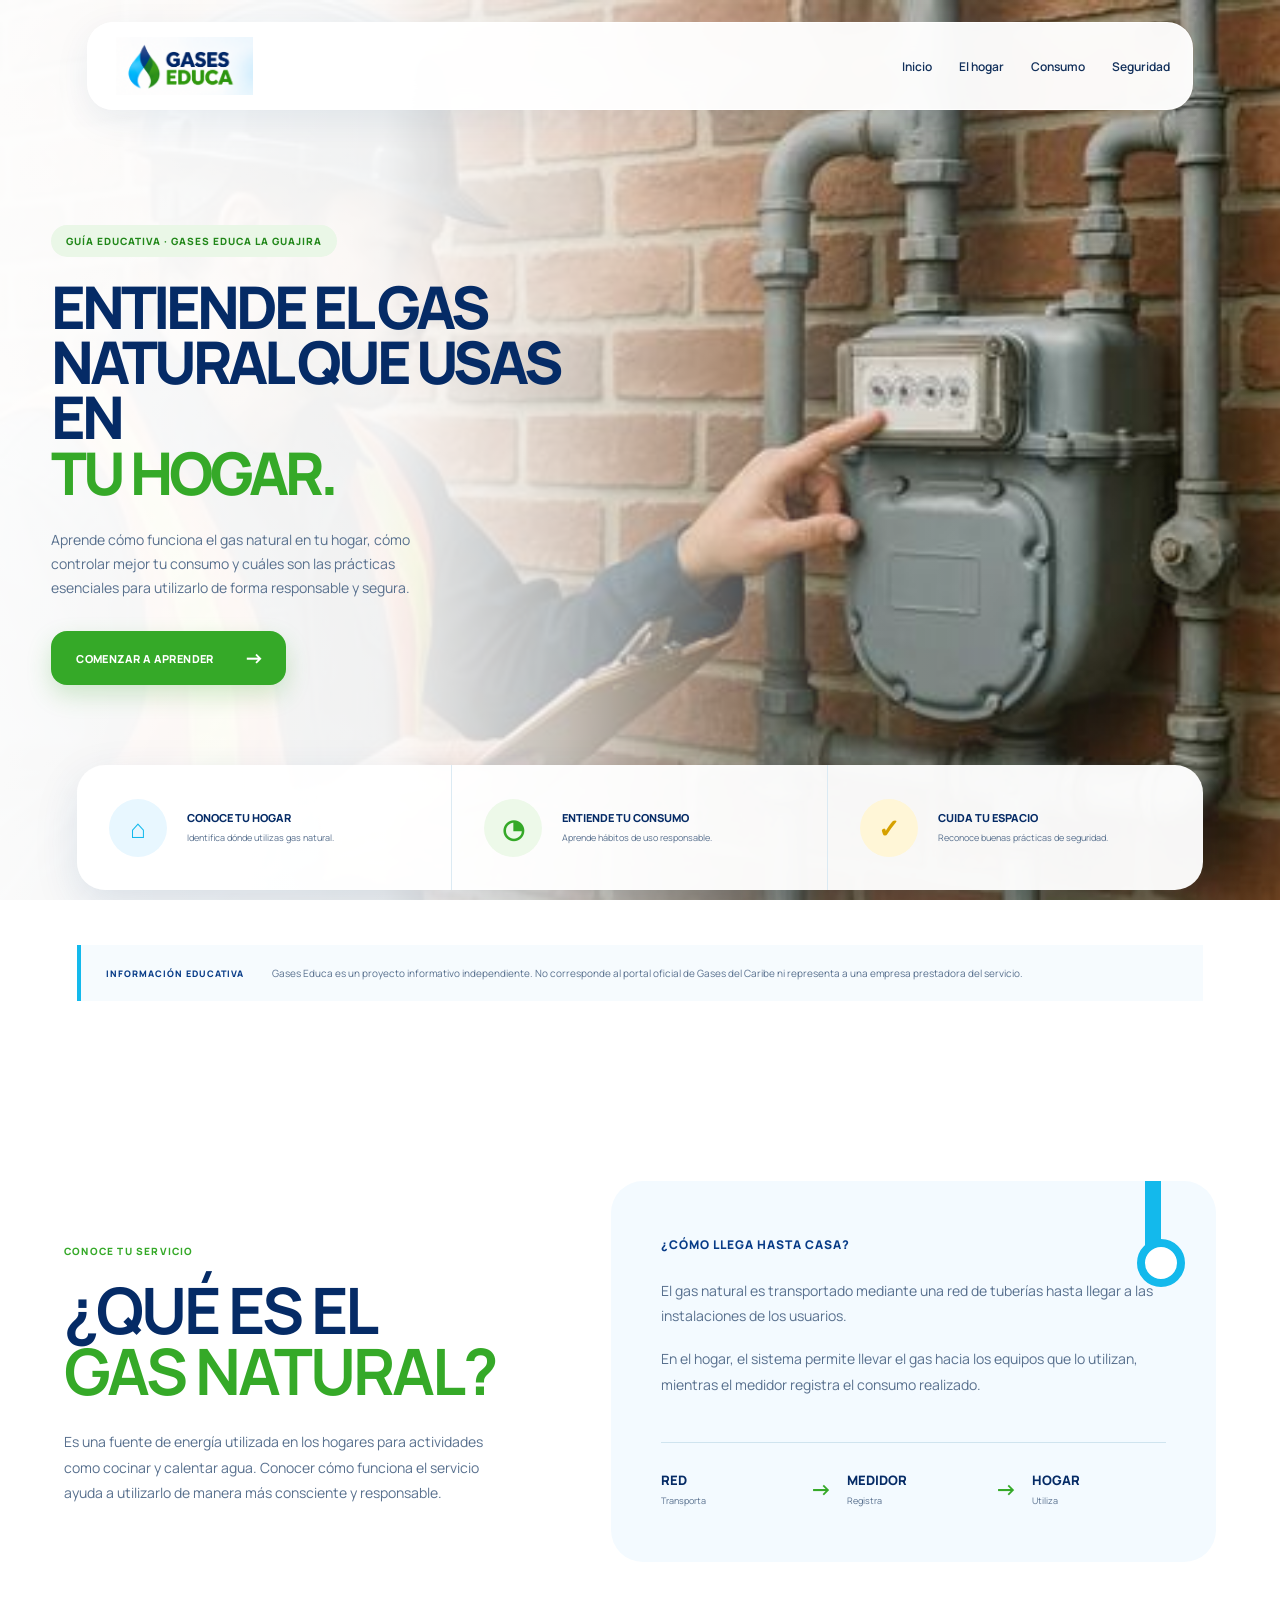
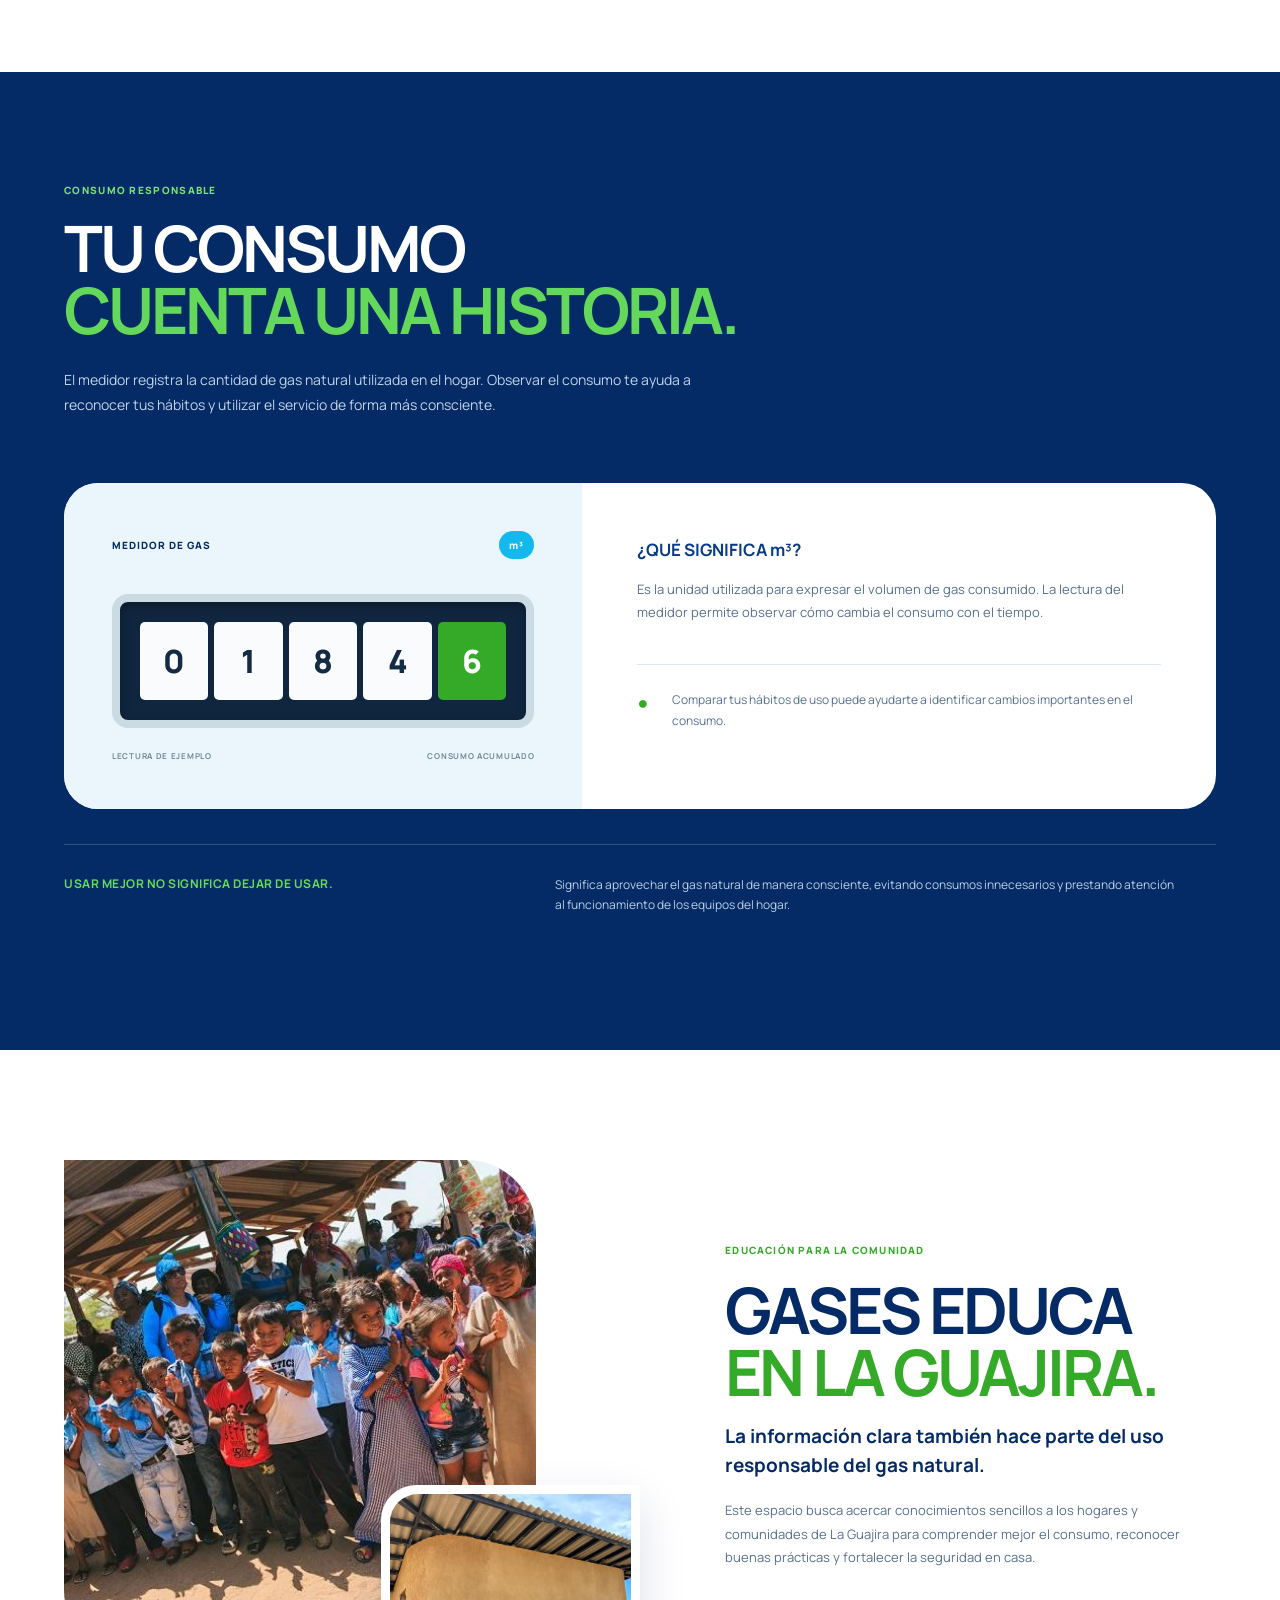
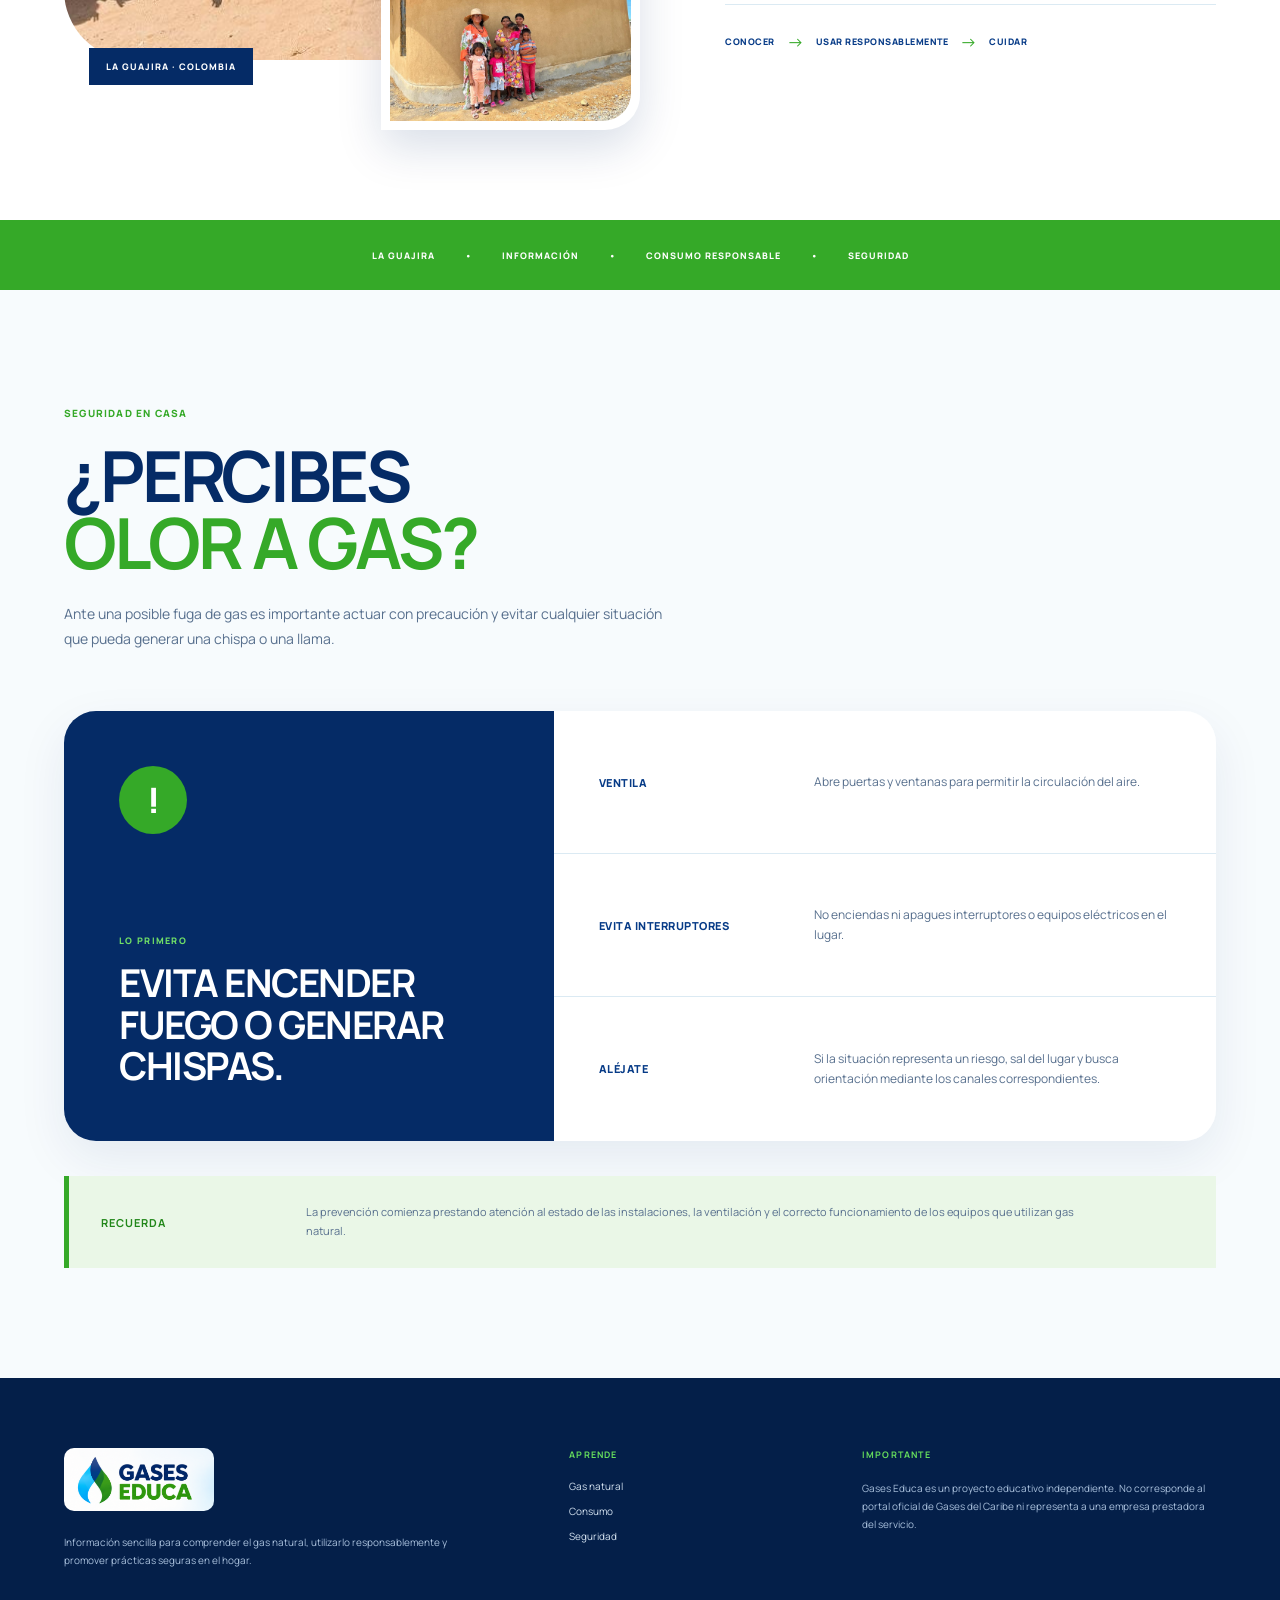
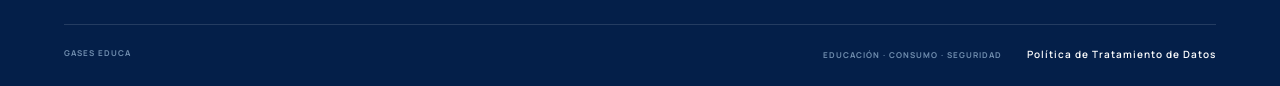
<file: index.html>
<!DOCTYPE html>
<html lang="es">

<head>
    <meta charset="UTF-8">
    <meta name="viewport" content="width=device-width, initial-scale=1.0">

    <meta name="description"
        content="Gases Educa, guía educativa independiente sobre gas natural, consumo responsable y seguridad en el hogar.">

    <title>Gases Educa | Energía en tu hogar</title>

    <link rel="stylesheet" href="estilos.css">
</head>

<body>

    <!-- =========================
         HEADER
    ========================== -->

    <header class="header">

        <div class="header-inner">

            <a href="#inicio" class="logo">
                <img src="imagenes/logo.png" alt="Gases Educa">
            </a>

            <nav class="nav" id="nav">
                <a href="#inicio">Inicio</a>
                <a href="#hogar">El hogar</a>
                <a href="#consumo">Consumo</a>
                <a href="#seguridad">Seguridad</a>
            </nav>

             

            <button
                class="menu-btn"
                id="menuBtn"
                aria-label="Abrir menú"
                aria-expanded="false"
            >
                ☰
            </button>

        </div>

    </header>


    <main>

        <!-- =========================
             PORTADA
        ========================== -->

        <section class="hero" id="inicio">

            <div class="hero-background"></div>

            <div class="hero-content">

                <div class="hero-copy">

                    <span class="hero-label">
                        GUÍA EDUCATIVA · GASES EDUCA LA GUAJIRA
                    </span>

                     <h1>
                      ENTIENDE EL
                      GAS NATURAL
                      QUE USAS EN
                     <span>TU HOGAR.</span>
                    </h1>

                     <p>
                     Aprende cómo funciona el gas natural en tu hogar,
                     cómo controlar mejor tu consumo y cuáles son las
                     prácticas esenciales para utilizarlo de forma
                     responsable y segura.
                    </p>

                    <a href="#hogar" class="hero-button">
                       COMENZAR A APRENDER
                       <span>→</span>
                   </a>

                </div>

            </div>


            <!-- FRANJA INFERIOR -->

            <div class="hero-strip">

                <div class="strip-item">
                    <span class="strip-icon">⌂</span>

                    <div>
                        <strong>CONOCE TU HOGAR</strong>
                        <small>
                            Identifica dónde utilizas gas natural.
                        </small>
                    </div>
                </div>


                <div class="strip-item">
                    <span class="strip-icon">◔</span>

                    <div>
                        <strong>ENTIENDE TU CONSUMO</strong>
                        <small>
                            Aprende hábitos de uso responsable.
                        </small>
                    </div>
                </div>


                <div class="strip-item">
                    <span class="strip-icon">✓</span>

                    <div>
                        <strong>CUIDA TU ESPACIO</strong>
                        <small>
                            Reconoce buenas prácticas de seguridad.
                        </small>
                    </div>
                </div>

            </div>

        </section>


        <!-- =========================
             ACLARACIÓN
        ========================== -->

        <div class="independent-message">

            <span>INFORMACIÓN EDUCATIVA</span>

            <p>
                Gases Educa es un proyecto informativo independiente.
                No corresponde al portal oficial de Gases del Caribe
                ni representa a una empresa prestadora del servicio.
            </p>

        </div>

        <!-- =====================================================
     CONOCE TU SERVICIO
====================================================== -->

<section class="learn-gas" id="hogar">

    <div class="learn-gas-inner">

        <div class="learn-intro">

            <span class="section-label">
                CONOCE TU SERVICIO
            </span>

            <h2>
                ¿QUÉ ES EL<br>
                <span>GAS NATURAL?</span>
            </h2>

            <p>
                Es una fuente de energía utilizada en los hogares
                para actividades como cocinar y calentar agua.
                Conocer cómo funciona el servicio ayuda a utilizarlo
                de manera más consciente y responsable.
            </p>

        </div>


        <div class="gas-explanation">

            <div class="gas-line"></div>

            <div class="gas-text">

                <span class="gas-question">
                    ¿CÓMO LLEGA HASTA CASA?
                </span>

                <p>
                    El gas natural es transportado mediante una red de
                    tuberías hasta llegar a las instalaciones de los
                    usuarios.
                </p>

                <p>
                    En el hogar, el sistema permite llevar el gas hacia
                    los equipos que lo utilizan, mientras el medidor
                    registra el consumo realizado.
                </p>

            </div>


            <div class="gas-words">

                <div>
                    <span>RED</span>
                    <small>Transporta</small>
                </div>

                <div class="word-arrow">→</div>

                <div>
                    <span>MEDIDOR</span>
                    <small>Registra</small>
                </div>

                <div class="word-arrow">→</div>

                <div>
                    <span>HOGAR</span>
                    <small>Utiliza</small>
                </div>

            </div>

        </div>

    </div>

</section>
      <!-- =====================================================
     ENTIENDE TU CONSUMO
====================================================== -->

<section class="consumption" id="consumo">

    <div class="consumption-inner">

        <div class="consumption-heading">

            <span class="consumption-label">
                CONSUMO RESPONSABLE
            </span>

            <h2>
                TU CONSUMO<br>
                <span>CUENTA UNA HISTORIA.</span>
            </h2>

            <p>
                El medidor registra la cantidad de gas natural utilizada
                en el hogar. Observar el consumo te ayuda a reconocer tus
                hábitos y utilizar el servicio de forma más consciente.
            </p>

        </div>


        <div class="meter-area">

            <div class="meter">

                <div class="meter-top">
                    <span>MEDIDOR DE GAS</span>
                    <span>m³</span>
                </div>

                <div class="meter-screen">
                    <span>0</span>
                    <span>1</span>
                    <span>8</span>
                    <span>4</span>
                    <span class="meter-decimal">6</span>
                </div>

                <div class="meter-bottom">
                    <span>LECTURA DE EJEMPLO</span>
                    <span>CONSUMO ACUMULADO</span>
                </div>

            </div>


            <div class="meter-explanation">

                <div class="meter-info">
                    <strong>¿QUÉ SIGNIFICA m³?</strong>

                    <p>
                        Es la unidad utilizada para expresar el volumen
                        de gas consumido. La lectura del medidor permite
                        observar cómo cambia el consumo con el tiempo.
                    </p>
                </div>


                <div class="consumption-tip">
                    <span>●</span>

                    <p>
                        Comparar tus hábitos de uso puede ayudarte a
                        identificar cambios importantes en el consumo.
                    </p>
                </div>

            </div>

        </div>


        <div class="consumption-message">

            <strong>USAR MEJOR NO SIGNIFICA DEJAR DE USAR.</strong>

            <p>
                Significa aprovechar el gas natural de manera consciente,
                evitando consumos innecesarios y prestando atención al
                funcionamiento de los equipos del hogar.
            </p>

        </div>

    </div>

</section>
<!-- =====================================================
     GASES EDUCA EN LA GUAJIRA
====================================================== -->

<section class="guajira-section">

    <div class="guajira-inner">

        <div class="guajira-visual">

            <img
                src="imagenes/guajira.png"
                alt="Comunidad de La Guajira"
                class="guajira-main-img"
            >

            <div class="guajira-second-img">
                <img
                    src="imagenes/guajira2.png"
                    alt="Territorio y comunidad de La Guajira"
                >
            </div>

            <span class="guajira-location">
                LA GUAJIRA · COLOMBIA
            </span>

        </div>


        <div class="guajira-content">

            <span class="section-label">
                EDUCACIÓN PARA LA COMUNIDAD
            </span>

            <h2>
                GASES EDUCA<br>
                <span>EN LA GUAJIRA.</span>
            </h2>

            <p class="guajira-lead">
                La información clara también hace parte del uso
                responsable del gas natural.
            </p>

            <p>
                Este espacio busca acercar conocimientos sencillos
                a los hogares y comunidades de La Guajira para
                comprender mejor el consumo, reconocer buenas
                prácticas y fortalecer la seguridad en casa.
            </p>

            <div class="guajira-message">
                <span>CONOCER</span>
                <i>→</i>
                <span>USAR RESPONSABLEMENTE</span>
                <i>→</i>
                <span>CUIDAR</span>
            </div>

        </div>

    </div>

    <div class="guajira-band">
        <span>LA GUAJIRA</span>
        <span>•</span>
        <span>INFORMACIÓN</span>
        <span>•</span>
        <span>CONSUMO RESPONSABLE</span>
        <span>•</span>
        <span>SEGURIDAD</span>
    </div>

</section>
 <!-- =====================================================
     SEGURIDAD EN CASA
====================================================== -->

<section class="safety" id="seguridad">

    <div class="safety-inner">

        <div class="safety-heading">

            <span class="section-label">
                SEGURIDAD EN CASA
            </span>

            <h2>
                ¿PERCIBES<br>
                <span>OLOR A GAS?</span>
            </h2>

            <p>
                Ante una posible fuga de gas es importante actuar
                con precaución y evitar cualquier situación que
                pueda generar una chispa o una llama.
            </p>

        </div>


        <div class="safety-guide">

            <div class="safety-main">

                <span class="safety-alert">!</span>

                <div>
                    <small>LO PRIMERO</small>

                    <strong>
                        EVITA ENCENDER<br>
                        FUEGO O GENERAR<br>
                        CHISPAS.
                    </strong>
                </div>

            </div>


            <div class="safety-actions">

                <div class="safety-action">
                    <span>VENTILA</span>

                    <p>
                        Abre puertas y ventanas para permitir
                        la circulación del aire.
                    </p>
                </div>


                <div class="safety-action">
                    <span>EVITA INTERRUPTORES</span>

                    <p>
                        No enciendas ni apagues interruptores
                        o equipos eléctricos en el lugar.
                    </p>
                </div>


                <div class="safety-action">
                    <span>ALÉJATE</span>

                    <p>
                        Si la situación representa un riesgo,
                        sal del lugar y busca orientación
                        mediante los canales correspondientes.
                    </p>
                </div>

            </div>

        </div>


        <div class="safety-reminder">

            <strong>RECUERDA</strong>

            <p>
                La prevención comienza prestando atención al estado
                de las instalaciones, la ventilación y el correcto
                funcionamiento de los equipos que utilizan gas natural.
            </p>

        </div>

    </div>

</section>
<!-- =====================================================
     CIERRE
====================================================== -->

<footer class="footer">

    <div class="footer-inner">

        <div class="footer-brand">

            <img src="imagenes/logo.png" alt="Gases Educa">

            <p>
                Información sencilla para comprender el gas natural,
                utilizarlo responsablemente y promover prácticas
                seguras en el hogar.
            </p>

        </div>


        <div class="footer-links">

            <strong>APRENDE</strong>

            <a href="#hogar">Gas natural</a>
            <a href="#consumo">Consumo</a>
            <a href="#seguridad">Seguridad</a>

        </div>


        <div class="footer-disclaimer">

            <strong>IMPORTANTE</strong>

            <p>
                Gases Educa es un proyecto educativo independiente.
                No corresponde al portal oficial de Gases del Caribe
                ni representa a una empresa prestadora del servicio.
            </p>

        </div>

    </div>

<div class="footer-bottom">

    <span>GASES EDUCA</span>

    <div class="footer-bottom-links">
        <span>EDUCACIÓN · CONSUMO · SEGURIDAD</span>

        <a href="politica-datos.html" class="footer-politica">
            Política de Tratamiento de Datos
        </a>
    </div>

</div>
    
</footer>
    </main>


    <script src="script.js"></script>

</body>

</html>
</file>
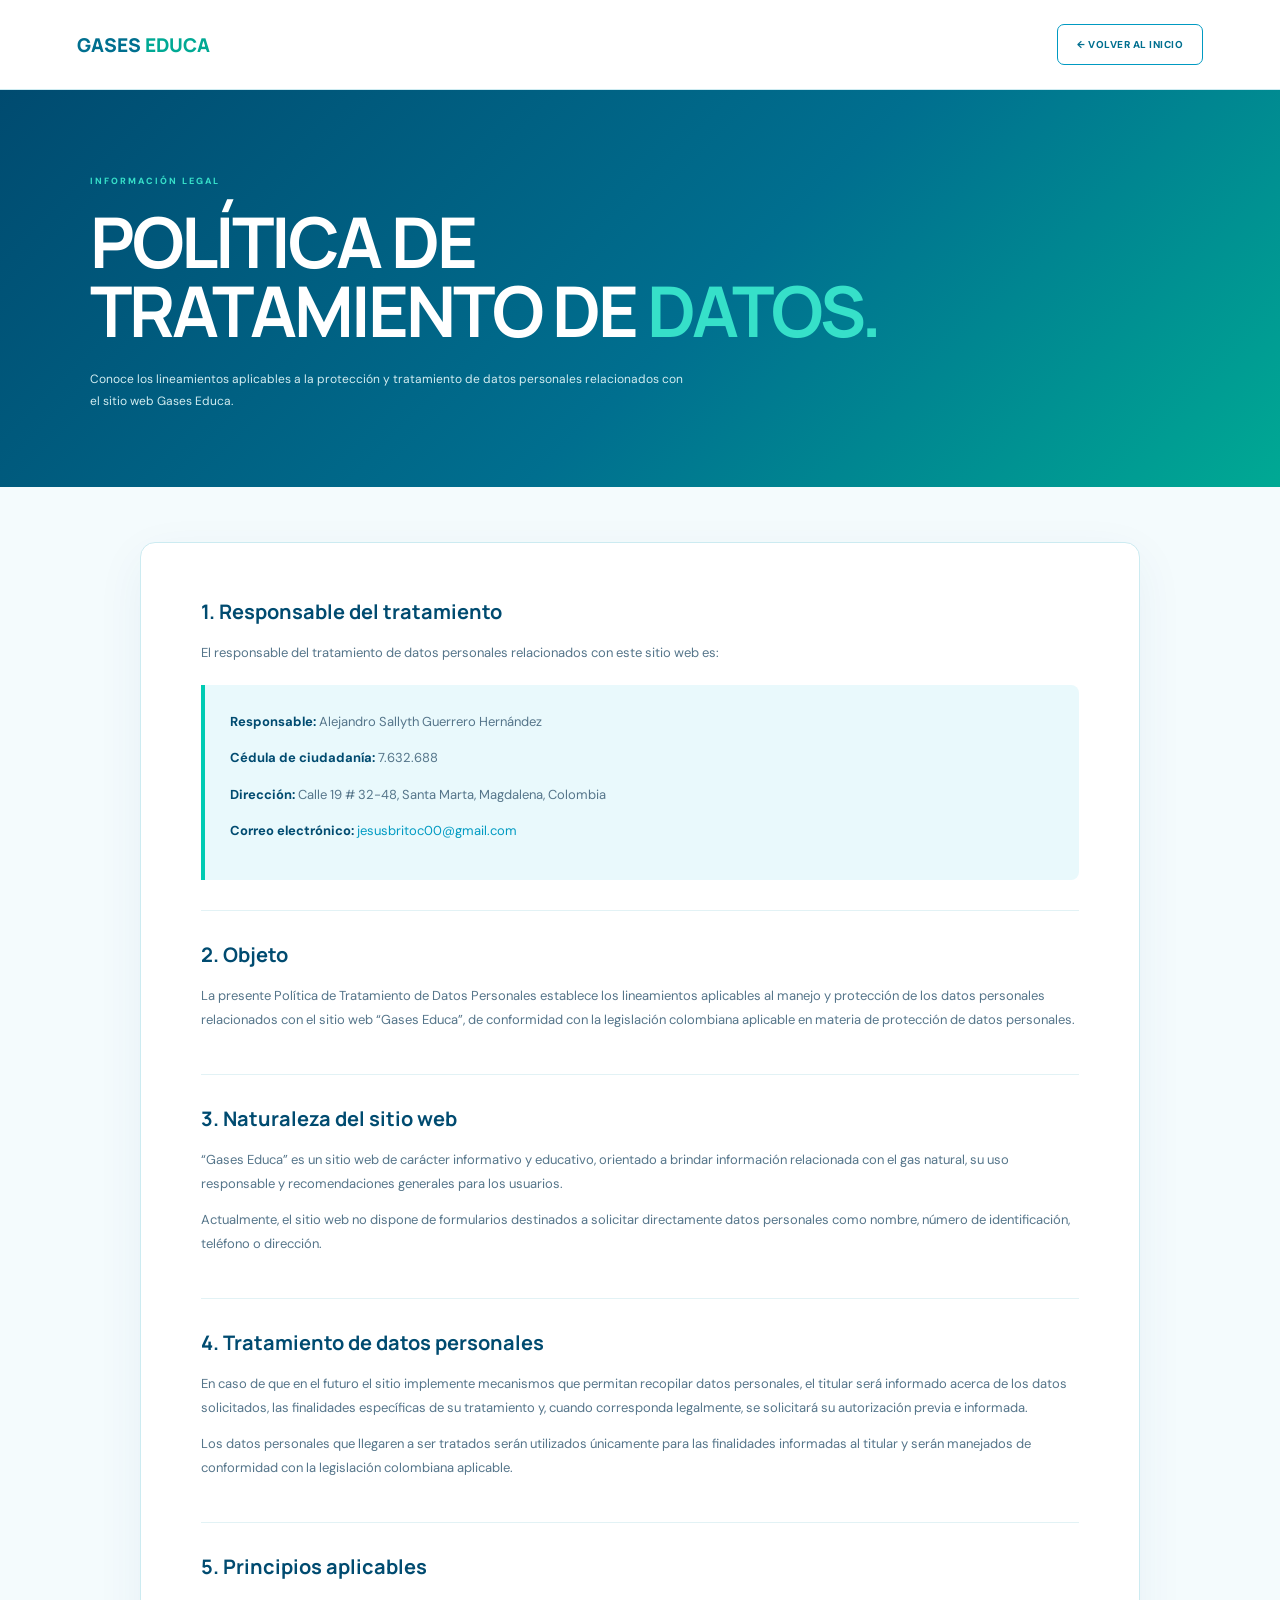
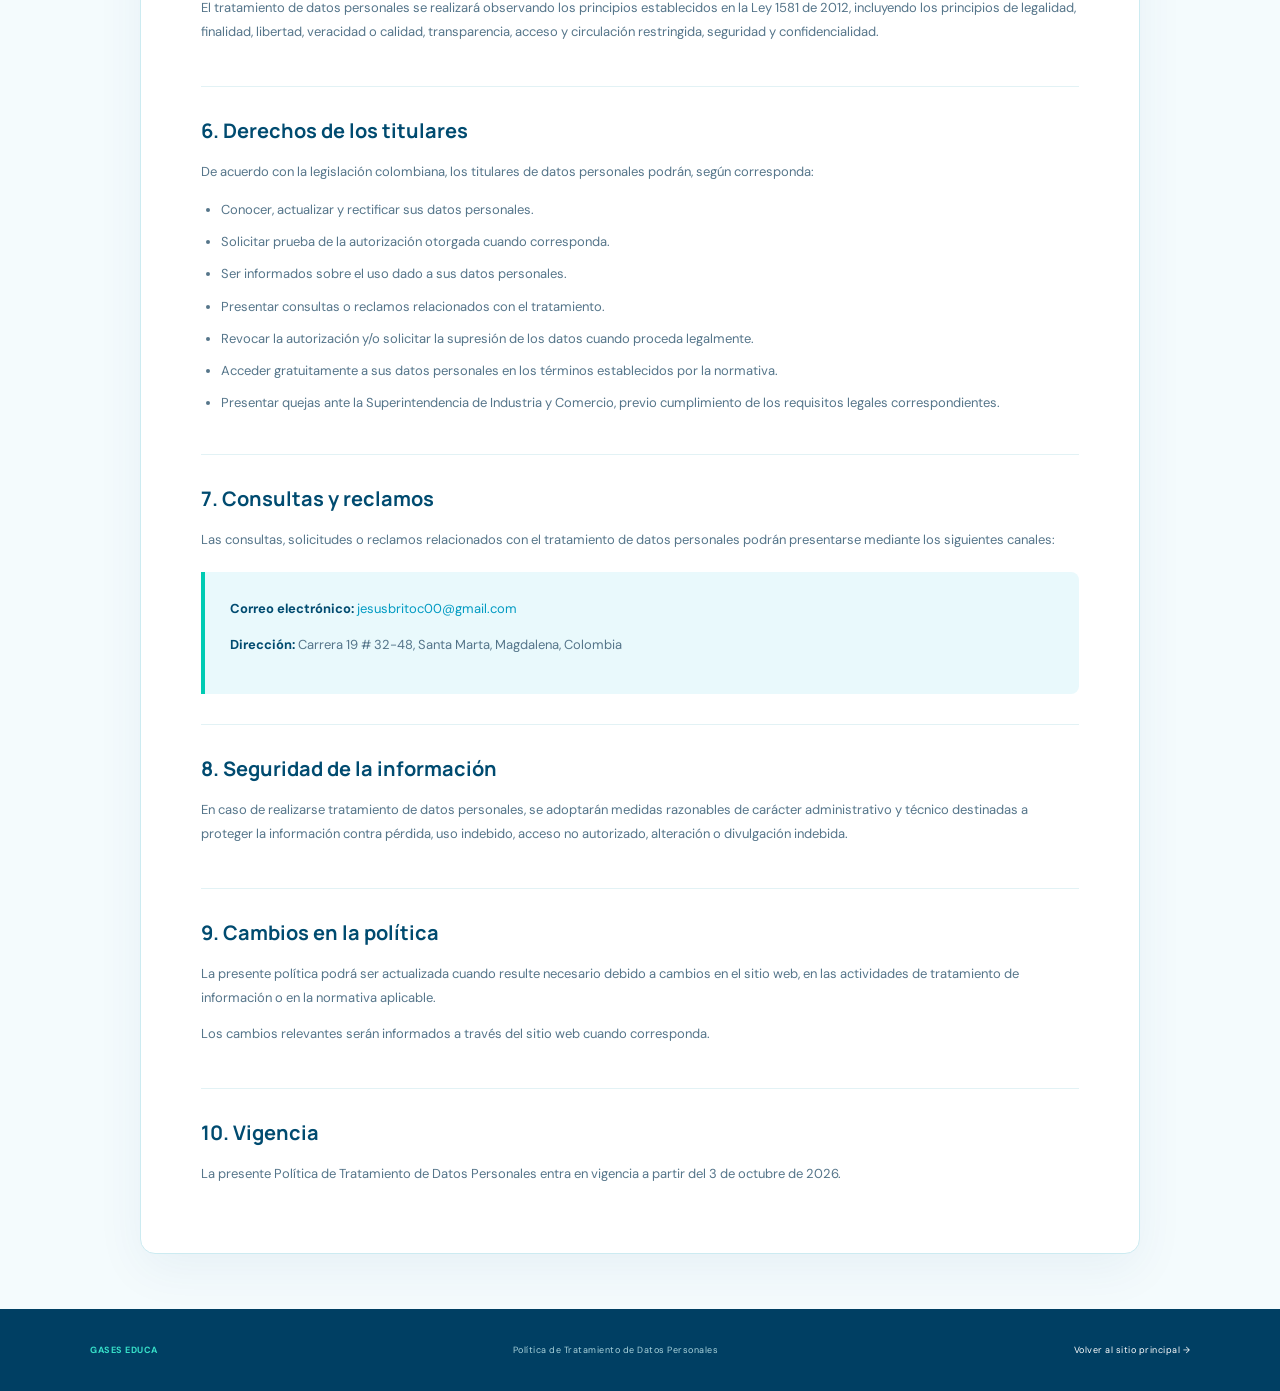
<file: politica-datos.html>
<!DOCTYPE html>
<html lang="es">

<head>
    <meta charset="UTF-8">
    <meta name="viewport" content="width=device-width, initial-scale=1.0">

    <title>Política de Tratamiento de Datos | Gases Educa</title>

    <link rel="preconnect" href="https://fonts.googleapis.com">
    <link rel="preconnect" href="https://fonts.gstatic.com" crossorigin>

    <link href="https://fonts.googleapis.com/css2?family=DM+Sans:wght@400;500;600;700&family=Manrope:wght@600;700;800&display=swap"
          rel="stylesheet">

    <style>

        * {
            margin: 0;
            padding: 0;
            box-sizing: border-box;
        }

        html {
            scroll-behavior: smooth;
        }

        body {
            font-family: "DM Sans", sans-serif;
            background: #f4fbfd;
            color: #55758a;
        }

        /* HEADER */

        .header {
            min-height: 90px;
            padding: 15px 6%;
            display: flex;
            align-items: center;
            justify-content: space-between;
            background: #ffffff;
            border-bottom: 1px solid #ccebf1;
        }

        .logo {
            color: #006f8f;
            text-decoration: none;
            font-family: "Manrope", sans-serif;
            font-size: 19px;
            font-weight: 800;
        }

        .logo span {
            color: #00a994;
        }

        .volver {
            padding: 13px 19px;
            border: 1px solid #009ac2;
            border-radius: 7px;
            color: #006f8f;
            text-decoration: none;
            font-size: 10px;
            font-weight: 800;
            letter-spacing: .5px;
            transition: .25s ease;
        }

        .volver:hover {
            background: #009ac2;
            color: white;
        }

        /* PORTADA */

        .legal-hero {
            padding: 85px 6% 75px;
            background: linear-gradient(
                135deg,
                #004b70 0%,
                #006f8f 55%,
                #00a994 100%
            );
            color: white;
        }

        .legal-hero-inner {
            width: 100%;
            max-width: 1100px;
            margin: 0 auto;
        }

        .legal-label {
            display: block;
            margin-bottom: 20px;
            color: #36e0c9;
            font-size: 9px;
            font-weight: 800;
            letter-spacing: 2px;
        }

        .legal-hero h1 {
            max-width: 850px;
            font-family: "Manrope", sans-serif;
            font-size: clamp(42px, 6vw, 70px);
            line-height: .98;
            letter-spacing: -3px;
        }

        .legal-hero h1 strong {
            color: #36e0c9;
        }

        .legal-hero p {
            max-width: 600px;
            margin-top: 25px;
            color: #d2edf1;
            font-size: 12px;
            line-height: 1.8;
        }

        /* CONTENIDO */

        .legal-content {
            width: calc(100% - 50px);
            max-width: 1000px;
            margin: 55px auto;
            padding: 55px 60px;
            background: #ffffff;
            border: 1px solid #ccebf1;
            border-radius: 15px;
            box-shadow: 0 15px 50px rgba(0, 75, 112, .06);
        }

        .legal-section {
            padding: 30px 0;
            border-bottom: 1px solid #e2f2f5;
        }

        .legal-section:first-child {
            padding-top: 0;
        }

        .legal-section:last-child {
            padding-bottom: 0;
            border-bottom: 0;
        }

        .legal-section h2 {
            margin-bottom: 16px;
            color: #004b70;
            font-family: "Manrope", sans-serif;
            font-size: 20px;
        }

        .legal-section p {
            margin-bottom: 12px;
            font-size: 13px;
            line-height: 1.85;
        }

        .legal-section ul {
            padding-left: 20px;
            margin-top: 15px;
        }

        .legal-section li {
            margin-bottom: 10px;
            font-size: 13px;
            line-height: 1.7;
        }

        .responsable {
            margin-top: 20px;
            padding: 25px;
            background: #e9f9fc;
            border-left: 4px solid #00cbb3;
            border-radius: 0 8px 8px 0;
        }

        .responsable strong {
            color: #004b70;
        }

        .responsable a {
            color: #009ac2;
            text-decoration: none;
            word-break: break-word;
        }

        /* FOOTER */

        .footer {
            padding: 35px 6%;
            background: #003f63;
            color: #a9d3dc;
        }

        .footer-inner {
            width: 100%;
            max-width: 1100px;
            margin: 0 auto;
            display: flex;
            align-items: center;
            justify-content: space-between;
            gap: 30px;
            font-size: 9px;
            letter-spacing: .5px;
        }

        .footer strong {
            color: #36e0c9;
        }

        .footer a {
            color: white;
            text-decoration: none;
        }

        /* CELULAR */

        @media screen and (max-width: 720px) {

            .header {
                min-height: 75px;
                padding: 12px 25px;
            }

            .logo {
                font-size: 16px;
            }

            .volver {
                padding: 10px 12px;
                font-size: 8px;
            }

            .legal-hero {
                padding: 65px 28px;
            }

            .legal-hero h1 {
                font-size: 39px;
                line-height: 1;
                letter-spacing: -2px;
            }

            .legal-content {
                width: calc(100% - 40px);
                margin: 30px auto;
                padding: 35px 25px;
            }

            .legal-section h2 {
                font-size: 18px;
            }

            .legal-section p,
            .legal-section li {
                font-size: 12px;
            }

            .responsable {
                padding: 20px;
            }

            .footer-inner {
                display: block;
                line-height: 1.8;
            }

            .footer-inner a {
                display: block;
                margin-top: 8px;
            }
        }

    </style>
</head>

<body>

    <header class="header">

        <a href="index.html" class="logo">
            GASES <span>EDUCA</span>
        </a>

        <a href="index.html" class="volver">
            ← VOLVER AL INICIO
        </a>

    </header>


    <section class="legal-hero">

        <div class="legal-hero-inner">

            <span class="legal-label">INFORMACIÓN LEGAL</span>

            <h1>
                POLÍTICA DE<br>
                TRATAMIENTO DE <strong>DATOS.</strong>
            </h1>

            <p>
                Conoce los lineamientos aplicables a la protección
                y tratamiento de datos personales relacionados con
                el sitio web Gases Educa.
            </p>

        </div>

    </section>


    <main class="legal-content">

        <section class="legal-section">

            <h2>1. Responsable del tratamiento</h2>

            <p>
                El responsable del tratamiento de datos personales
                relacionados con este sitio web es:
            </p>

            <div class="responsable">

                <p>
                    <strong>Responsable:</strong>
                    Alejandro Sallyth Guerrero Hernández
                </p>

                <p>
                    <strong>Cédula de ciudadanía:</strong>
                    7.632.688
                </p>

                <p>
                    <strong>Dirección:</strong>
                    Calle 19 # 32-48, Santa Marta, Magdalena, Colombia
                </p>

                <p>
                    <strong>Correo electrónico:</strong>
                    <a href="mailto:jesusbritoc00@gmail.com">
                        jesusbritoc00@gmail.com
                    </a>
                </p>

            </div>

        </section>


        <section class="legal-section">
            <h2>2. Objeto</h2>

            <p>
                La presente Política de Tratamiento de Datos Personales
                establece los lineamientos aplicables al manejo y
                protección de los datos personales relacionados con
                el sitio web “Gases Educa”, de conformidad con la
                legislación colombiana aplicable en materia de
                protección de datos personales.
            </p>
        </section>


        <section class="legal-section">
            <h2>3. Naturaleza del sitio web</h2>

            <p>
                “Gases Educa” es un sitio web de carácter informativo
                y educativo, orientado a brindar información relacionada
                con el gas natural, su uso responsable y recomendaciones
                generales para los usuarios.
            </p>

            <p>
                Actualmente, el sitio web no dispone de formularios
                destinados a solicitar directamente datos personales
                como nombre, número de identificación, teléfono o
                dirección.
            </p>
        </section>


        <section class="legal-section">
            <h2>4. Tratamiento de datos personales</h2>

            <p>
                En caso de que en el futuro el sitio implemente mecanismos
                que permitan recopilar datos personales, el titular será
                informado acerca de los datos solicitados, las finalidades
                específicas de su tratamiento y, cuando corresponda
                legalmente, se solicitará su autorización previa e informada.
            </p>

            <p>
                Los datos personales que llegaren a ser tratados serán
                utilizados únicamente para las finalidades informadas al
                titular y serán manejados de conformidad con la legislación
                colombiana aplicable.
            </p>
        </section>


        <section class="legal-section">
            <h2>5. Principios aplicables</h2>

            <p>
                El tratamiento de datos personales se realizará observando
                los principios establecidos en la Ley 1581 de 2012,
                incluyendo los principios de legalidad, finalidad, libertad,
                veracidad o calidad, transparencia, acceso y circulación
                restringida, seguridad y confidencialidad.
            </p>
        </section>


        <section class="legal-section">
            <h2>6. Derechos de los titulares</h2>

            <p>
                De acuerdo con la legislación colombiana, los titulares
                de datos personales podrán, según corresponda:
            </p>

            <ul>
                <li>Conocer, actualizar y rectificar sus datos personales.</li>
                <li>Solicitar prueba de la autorización otorgada cuando corresponda.</li>
                <li>Ser informados sobre el uso dado a sus datos personales.</li>
                <li>Presentar consultas o reclamos relacionados con el tratamiento.</li>
                <li>Revocar la autorización y/o solicitar la supresión de los datos cuando proceda legalmente.</li>
                <li>Acceder gratuitamente a sus datos personales en los términos establecidos por la normativa.</li>
                <li>Presentar quejas ante la Superintendencia de Industria y Comercio, previo cumplimiento de los requisitos legales correspondientes.</li>
            </ul>
        </section>


        <section class="legal-section">
            <h2>7. Consultas y reclamos</h2>

            <p>
                Las consultas, solicitudes o reclamos relacionados con
                el tratamiento de datos personales podrán presentarse
                mediante los siguientes canales:
            </p>

            <div class="responsable">

                <p>
                    <strong>Correo electrónico:</strong>
                    <a href="mailto:jesusbritoc00@gmail.com">
                        jesusbritoc00@gmail.com
                    </a>
                </p>

                <p>
                    <strong>Dirección:</strong>
                    Carrera 19 # 32-48, Santa Marta, Magdalena, Colombia
                </p>

            </div>
        </section>


        <section class="legal-section">
            <h2>8. Seguridad de la información</h2>

            <p>
                En caso de realizarse tratamiento de datos personales,
                se adoptarán medidas razonables de carácter administrativo
                y técnico destinadas a proteger la información contra
                pérdida, uso indebido, acceso no autorizado, alteración
                o divulgación indebida.
            </p>
        </section>


        <section class="legal-section">
            <h2>9. Cambios en la política</h2>

            <p>
                La presente política podrá ser actualizada cuando resulte
                necesario debido a cambios en el sitio web, en las
                actividades de tratamiento de información o en la
                normativa aplicable.
            </p>

            <p>
                Los cambios relevantes serán informados a través del
                sitio web cuando corresponda.
            </p>
        </section>


        <section class="legal-section">
            <h2>10. Vigencia</h2>

            <p>
                La presente Política de Tratamiento de Datos Personales
                entra en vigencia a partir del 3 de octubre de 2026.
            </p>
        </section>

    </main>


    <footer class="footer">

        <div class="footer-inner">

            <strong>GASES EDUCA</strong>

            <span>Política de Tratamiento de Datos Personales</span>

            <a href="index.html">
                Volver al sitio principal →
            </a>

        </div>

    </footer>

</body>
</html>
</file>
<file: estilos.css>
/* =========================================================
   GASES EDUCA
   PORTADA
========================================================= */

@import url('https://fonts.googleapis.com/css2?family=Manrope:wght@400;500;600;700;800&display=swap');


:root {
    --blue: #073b87;
    --blue-dark: #052b66;
    --cyan: #13b9ec;
    --green: #35a928;
    --green-dark: #218719;
    --light-green: #eaf7e7;
    --white: #ffffff;
    --text: #12305b;
    --soft-text: #58708e;
    --line: #dbeaf3;
}


* {
    margin: 0;
    padding: 0;
    box-sizing: border-box;
}


html {
    scroll-behavior: smooth;
}


body {
    font-family: "Manrope", sans-serif;
    color: var(--text);
    background: var(--white);
}


/* =========================================================
   HEADER
========================================================= */

.header {
    position: absolute;
    top: 22px;
    left: 0;
    width: 100%;
    z-index: 20;

    padding: 0 4%;
}


 .header-inner {
    width: 94%;
    max-width: 1420px;
    min-height: 88px;

    margin: 0 auto;
    padding: 10px 22px 10px 28px;

    display: flex;
    align-items: center;
    gap: 22px;

    background: rgba(255, 255, 255, .96);

    border: 1px solid rgba(255, 255, 255, .8);
    border-radius: 26px;

    box-shadow: 0 10px 35px rgba(8, 61, 112, .08);

    backdrop-filter: blur(12px);
}

.logo {
    display: flex;
    align-items: center;

    margin-right: auto;
}


.logo img {
    display: block;

    width: auto;
    height: 58px;

    object-fit: contain;
}

.nav {
    display: flex;
    align-items: center;
    gap: 27px;
    white-space: nowrap;
}


.nav a {
    position: relative;

    color: var(--text);
    text-decoration: none;

    font-size: 12px;
    font-weight: 600;
    white-space: nowrap;
}


.nav a::after {
    content: "";

    position: absolute;
    left: 0;
    bottom: -8px;

    width: 0;
    height: 3px;

    border-radius: 10px;

    background: var(--green);

    transition: width .25s ease;
}


.nav a:hover::after {
    width: 100%;
}


.header-action {
    padding: 14px 22px;

    border-radius: 16px;

    background: var(--green);
    color: var(--white);

    text-decoration: none;

    font-size: 12px;
    font-weight: 800;
    white-space: nowrap;

    box-shadow: 0 7px 18px rgba(53, 169, 40, .2);

    transition: transform .2s ease,
                background .2s ease;
}


.header-action:hover {
    transform: translateY(-2px);
    background: var(--green-dark);
}


.menu-btn {
    display: none;

    border: 0;
    background: transparent;

    color: var(--blue);

    font-size: 27px;
    cursor: pointer;
}


/* =========================================================
   HERO
========================================================= */

.hero {
    position: relative;

    min-height: 900px;

    padding-top: 130px;

    overflow: hidden;

    background: #eefaff;
}


/* LA ILUSTRACIÓN ES EL FONDO, NO UNA TARJETA */

 .hero-background {
    position: absolute;
    inset: 0;

    background-image:
        linear-gradient(
            90deg,
            rgba(255,255,255,.98) 0%,
            rgba(255,255,255,.94) 30%,
            rgba(255,255,255,.70) 44%,
            rgba(255,255,255,.12) 65%,
            rgba(255,255,255,0) 100%
        ),
        url("imagenes/foto-portada.jpg");

    background-size: cover;
    background-position: center;
    background-repeat: no-repeat;
}

/* CONTENIDO */

.hero-content {
    position: relative;
    z-index: 3;

    width: 92%;
    max-width: 1420px;

    min-height: 650px;

    margin: 0 auto;

    display: flex;
    align-items: center;
}


.hero-copy {
    width: 520px;
    max-width: 48%;
}


.hero-label {
    display: inline-block;

    margin-bottom: 22px;
    padding: 9px 15px;

    border-radius: 30px;

    background: var(--light-green);
    color: var(--green-dark);

    font-size: 10px;
    font-weight: 800;
    letter-spacing: 1px;
}


.hero-copy h1 {
    max-width: 520px;

    color: var(--blue-dark);

    font-size: clamp(46px, 4.6vw, 68px);
    font-weight: 800;
    line-height: .94;
    letter-spacing: -4px;
}


.hero-copy h1 span {
    display: block;
    color: var(--green);
}


 .hero-copy p {
    width: 390px;
    max-width: 100%;

    margin-top: 28px;

    color: var(--soft-text);

    font-size: 14px;
    line-height: 1.7;

    position: relative;
    z-index: 5;
}

.hero-button {
    width: fit-content;

    margin-top: 32px;
    padding: 17px 22px 17px 25px;

    display: flex;
    align-items: center;
    gap: 30px;

    border-radius: 16px;

    background: var(--green);
    color: var(--white);

    text-decoration: none;

    font-size: 11px;
    font-weight: 800;
    letter-spacing: .4px;

    box-shadow: 0 10px 25px rgba(53, 169, 40, .22);

    transition: transform .2s ease,
                box-shadow .2s ease;
}


.hero-button span {
    font-size: 20px;
    line-height: 1;
}


.hero-button:hover {
    transform: translateY(-3px);

    box-shadow: 0 14px 30px rgba(53, 169, 40, .3);
}


/* =========================================================
   FRANJA INFERIOR DEL HERO
========================================================= */

.hero-strip {
    position: relative;
    z-index: 5;

    width: 88%;
    max-width: 1320px;

    margin: -15px auto 0;

    display: grid;
    grid-template-columns: repeat(3, 1fr);

    background: rgba(255, 255, 255, .96);

    border-radius: 28px;

    box-shadow: 0 15px 45px rgba(8, 61, 112, .12);

    overflow: hidden;
}


.strip-item {
    min-height: 125px;

    padding: 25px 32px;

    display: flex;
    align-items: center;
    gap: 20px;

    border-right: 1px solid var(--line);
}


.strip-item:last-child {
    border-right: 0;
}


.strip-icon {
    flex: 0 0 58px;

    width: 58px;
    height: 58px;

    display: grid;
    place-items: center;

    border-radius: 50%;

    background: #e8f7ff;
    color: var(--cyan);

    font-size: 26px;
    font-weight: 700;
}


.strip-item:nth-child(2) .strip-icon {
    background: #edf9e9;
    color: var(--green);
}


.strip-item:nth-child(3) .strip-icon {
    background: #fff6d7;
    color: #d6a100;
}


.strip-item strong {
    display: block;

    margin-bottom: 6px;

    color: var(--blue-dark);

    font-size: 11px;
    font-weight: 800;
}


.strip-item small {
    display: block;

    color: var(--soft-text);

    font-size: 9px;
    line-height: 1.5;
}


/* =========================================================
   MENSAJE INDEPENDIENTE
========================================================= */

.independent-message {
    width: 88%;
    max-width: 1150px;

    margin: 45px auto 70px;
    padding: 20px 25px;

    display: flex;
    align-items: center;
    gap: 28px;

    border-left: 4px solid var(--cyan);

    background: #f6fbfe;
}


.independent-message > span {
    flex: 0 0 auto;

    color: var(--blue);

    font-size: 9px;
    font-weight: 800;
    letter-spacing: 1px;
}


.independent-message p {
    color: var(--soft-text);

    font-size: 10px;
    line-height: 1.6;
}


/* =========================================================
   TABLET
========================================================= */

@media (max-width: 1000px) {

    .nav {
        gap: 20px;
    }

    .header-action {
        display: none;
    }

    .hero {
        min-height: 820px;
    }

    .hero-background {
        background-position: 58% center;

        opacity: .88;
    }

    .hero-copy {
        max-width: 55%;
    }

    .hero-copy h1 {
        font-size: 55px;
    }

}


/* =========================================================
   MÓVIL
========================================================= */

@media (max-width: 720px) {

    .header {
        top: 12px;
        padding: 0 14px;
    }


    .header-inner {
        min-height: 68px;

        padding: 8px 15px;

        border-radius: 20px;
    }


    .logo img {
        height: 45px;
    }


    .menu-btn {
        display: block;
    }


    .nav {
        position: absolute;

        top: 78px;
        left: 0;
        right: 0;

        display: none;
        flex-direction: column;
        align-items: flex-start;
        gap: 0;

        padding: 12px;

        background: var(--white);

        border-radius: 18px;

        box-shadow: 0 15px 35px rgba(8, 61, 112, .15);
    }


    .nav.active {
        display: flex;
    }


    .nav a {
        width: 100%;

        padding: 13px 10px;

        border-bottom: 1px solid var(--line);
    }


    .nav a:last-child {
        border-bottom: 0;
    }


    .nav a::after {
        display: none;
    }


    .hero {
        min-height: auto;

        padding-top: 105px;
        padding-bottom: 0;
    }


    .hero-background {
        inset: auto 0 0;

        height: 440px;

        background-image:
            linear-gradient(
                180deg,
                #ffffff 0%,
                rgba(255,255,255,.15) 30%,
                rgba(255,255,255,0) 100%
            ),
            url("imagenes/foto-portada.jpg");

        background-size: auto 440px;
        background-position: 68% bottom;
    }


    .hero-content {
        width: 100%;

        min-height: 700px;

        padding: 45px 24px 360px;

        display: block;
    }


    .hero-copy {
        width: 100%;
        max-width: 100%;
    }


    .hero-label {
        margin-bottom: 17px;

        font-size: 8px;
    }


    .hero-copy h1 {
        max-width: 390px;

        font-size: clamp(42px, 13vw, 57px);
        letter-spacing: -2.5px;
    }


    .hero-copy p {
        max-width: 380px;

        margin-top: 20px;

        font-size: 12px;
        line-height: 1.65;
    }


    .hero-button {
        margin-top: 24px;

        padding: 15px 18px;

        gap: 22px;
    }


    .hero-strip {
        width: calc(100% - 28px);

        margin: -25px auto 0;

        grid-template-columns: 1fr;

        border-radius: 22px;
    }


    .strip-item {
        min-height: 95px;

        padding: 18px 22px;

        border-right: 0;
        border-bottom: 1px solid var(--line);
    }


    .strip-item:last-child {
        border-bottom: 0;
    }


    .strip-icon {
        flex-basis: 48px;

        width: 48px;
        height: 48px;

        font-size: 21px;
    }


    .independent-message {
        width: calc(100% - 32px);

        margin: 35px auto 55px;

        display: block;
    }


    .independent-message > span {
        display: block;
        margin-bottom: 9px;
    }

}
/* =========================================================
   CONOCE TU SERVICIO
========================================================= */

.learn-gas {
    padding: 110px 5%;
    background: #ffffff;
}

.learn-gas-inner {
    width: 100%;
    max-width: 1320px;
    margin: 0 auto;

    display: grid;
    grid-template-columns: .85fr 1.15fr;
    gap: 100px;
    align-items: center;
}


/* LADO IZQUIERDO */

.section-label {
    display: inline-block;

    margin-bottom: 22px;

    color: var(--green);
    font-size: 10px;
    font-weight: 800;
    letter-spacing: 1.2px;
}

.learn-intro h2 {
    color: var(--blue-dark);

    font-size: clamp(45px, 5vw, 70px);
    line-height: .95;
    letter-spacing: -3px;
}

.learn-intro h2 span {
    color: var(--green);
}

.learn-intro > p {
    max-width: 460px;

    margin-top: 28px;

    color: var(--soft-text);
    font-size: 14px;
    line-height: 1.8;
}


/* LADO DERECHO */

.gas-explanation {
    position: relative;

    padding: 55px 50px;

    background: #f3faff;

    border-radius: 32px;
    overflow: hidden;
}


/* TUBERÍA DECORATIVA */

.gas-line {
    position: absolute;

    top: 0;
    right: 55px;

    width: 16px;
    height: 90px;

    background: var(--cyan);

    border-radius: 0 0 20px 20px;
}

.gas-line::after {
    content: "";

    position: absolute;

    bottom: -16px;
    left: -8px;

    width: 32px;
    height: 32px;

    background: var(--white);

    border: 8px solid var(--cyan);
    border-radius: 50%;
}


/* TEXTO */

.gas-question {
    display: block;

    margin-bottom: 25px;

    color: var(--blue);
    font-size: 12px;
    font-weight: 800;
    letter-spacing: 1px;
}

.gas-text {
    max-width: 580px;
}

.gas-text p {
    margin-bottom: 18px;

    color: var(--soft-text);
    font-size: 14px;
    line-height: 1.8;
}


/* RED → MEDIDOR → HOGAR */

.gas-words {
    margin-top: 45px;
    padding-top: 28px;

    display: flex;
    align-items: center;
    justify-content: space-between;
    gap: 15px;

    border-top: 1px solid #cfe4ef;
}

.gas-words div:not(.word-arrow) {
    flex: 1;
}

.gas-words span {
    display: block;

    color: var(--blue-dark);
    font-size: 13px;
    font-weight: 800;
}

.gas-words small {
    display: block;

    margin-top: 5px;

    color: var(--soft-text);
    font-size: 9px;
}

.word-arrow {
    color: var(--green);

    font-size: 22px;
    font-weight: 700;
}


/* =========================================================
   MÓVIL
========================================================= */

@media (max-width: 720px) {

    .learn-gas {
        padding: 75px 23px;
    }

    .learn-gas-inner {
        display: block;
    }

    .learn-intro h2 {
        font-size: 45px;
        letter-spacing: -2px;
    }

    .learn-intro > p {
        font-size: 12px;
        line-height: 1.75;
    }

    .gas-explanation {
        margin-top: 45px;

        padding: 45px 25px 30px;

        border-radius: 24px;
    }

    .gas-line {
        right: 30px;

        width: 12px;
        height: 55px;
    }

    .gas-line::after {
        width: 26px;
        height: 26px;

        left: -7px;
        bottom: -13px;

        border-width: 7px;
    }

    .gas-text {
        padding-top: 15px;
    }

    .gas-text p {
        font-size: 12px;
        line-height: 1.7;
    }

    .gas-words {
        margin-top: 30px;

        gap: 8px;
    }

    .gas-words span {
        font-size: 10px;
    }

    .gas-words small {
        font-size: 8px;
    }

    .word-arrow {
        font-size: 16px;
    }

}
/* =========================================================
   ENTIENDE TU CONSUMO
========================================================= */

.consumption {
    padding: 105px 5%;
    background: var(--blue-dark);
    color: var(--white);
}

.consumption-inner {
    width: 100%;
    max-width: 1320px;
    margin: 0 auto;
}


/* ENCABEZADO */

.consumption-heading {
    max-width: 760px;
    margin-bottom: 65px;
}

.consumption-label {
    display: inline-block;
    margin-bottom: 20px;

    color: #7ee173;

    font-size: 10px;
    font-weight: 800;
    letter-spacing: 1.3px;
}

.consumption-heading h2 {
    color: var(--white);

    font-size: clamp(46px, 5vw, 70px);
    line-height: .98;
    letter-spacing: -3px;
}

.consumption-heading h2 span {
    color: #64d85a;
}

.consumption-heading > p {
    max-width: 650px;
    margin-top: 25px;

    color: #bfd2e7;

    font-size: 14px;
    line-height: 1.8;
}


/* MEDIDOR + EXPLICACIÓN */

.meter-area {
    display: grid;
    grid-template-columns: .9fr 1.1fr;

    background: #ffffff;

    border-radius: 34px;

    overflow: hidden;
}


/* MEDIDOR */

.meter {
    padding: 48px;

    background: #eaf6fb;

    color: var(--blue-dark);
}

.meter-top {
    display: flex;
    justify-content: space-between;
    align-items: center;

    margin-bottom: 35px;

    font-size: 10px;
    font-weight: 800;
    letter-spacing: 1px;
}

.meter-top span:last-child {
    padding: 7px 10px;

    border-radius: 20px;

    background: var(--cyan);
    color: white;
}


/* PANTALLA */

.meter-screen {
    display: flex;
    gap: 6px;

    padding: 20px;

    background: #10263f;

    border: 8px solid #cbdbe3;
    border-radius: 16px;

    box-shadow: inset 0 4px 10px rgba(0,0,0,.3);
}

.meter-screen span {
    flex: 1;

    min-width: 45px;
    padding: 17px 5px;

    background: #f9fbfc;
    color: #152b43;

    border-radius: 5px;

    text-align: center;

    font-size: 32px;
    font-weight: 800;
}

.meter-screen .meter-decimal {
    background: var(--green);
    color: white;
}


/* TEXTO DEBAJO DEL MEDIDOR */

.meter-bottom {
    display: flex;
    justify-content: space-between;
    gap: 20px;

    margin-top: 22px;

    color: #71889c;

    font-size: 8px;
    font-weight: 700;
    letter-spacing: .7px;
}


/* EXPLICACIÓN */

.meter-explanation {
    padding: 55px;

    color: var(--blue-dark);
}

.meter-info strong {
    display: block;

    margin-bottom: 17px;

    color: var(--blue);
    font-size: 17px;
}

.meter-info p {
    max-width: 520px;

    color: var(--soft-text);

    font-size: 13px;
    line-height: 1.8;
}


/* CONSEJO */

.consumption-tip {
    margin-top: 40px;
    padding-top: 25px;

    display: grid;
    grid-template-columns: 22px 1fr;
    gap: 13px;

    border-top: 1px solid var(--line);
}

.consumption-tip > span {
    color: var(--green);
    font-size: 18px;
}

.consumption-tip p {
    color: var(--soft-text);

    font-size: 12px;
    line-height: 1.7;
}


/* MENSAJE INFERIOR */

.consumption-message {
    margin-top: 35px;

    display: grid;
    grid-template-columns: .8fr 1.2fr;
    gap: 50px;

    padding: 30px 0;

    border-top: 1px solid rgba(255,255,255,.18);
}

.consumption-message strong {
    color: #65dc5c;

    font-size: 12px;
    line-height: 1.5;
    letter-spacing: .5px;
}

.consumption-message p {
    max-width: 620px;

    color: #b9cee3;

    font-size: 12px;
    line-height: 1.7;
}


/* =========================================================
   MÓVIL
========================================================= */

@media (max-width: 720px) {

    .consumption {
        padding: 75px 23px;
    }

    .consumption-heading {
        margin-bottom: 40px;
    }

    .consumption-heading h2 {
        font-size: 43px;
        letter-spacing: -2px;
    }

    .consumption-heading > p {
        font-size: 12px;
        line-height: 1.7;
    }


    .meter-area {
        display: block;

        border-radius: 24px;
    }


    .meter {
        padding: 30px 22px;
    }


    .meter-screen {
        gap: 4px;

        padding: 12px;

        border-width: 6px;
    }


    .meter-screen span {
        min-width: 0;

        padding: 13px 2px;

        font-size: 24px;
    }


    .meter-bottom {
        font-size: 7px;
    }


    .meter-explanation {
        padding: 32px 24px;
    }


    .meter-info strong {
        font-size: 15px;
    }


    .meter-info p,
    .consumption-tip p {
        font-size: 11px;
    }


    .consumption-message {
        display: block;

        margin-top: 25px;
    }


    .consumption-message strong {
        display: block;

        margin-bottom: 14px;
    }


    .consumption-message p {
        font-size: 11px;
    }

}
/* =========================================================
   SEGURIDAD EN CASA
========================================================= */

.safety {
    padding: 110px 5%;
    background: #f7fbfd;
}

.safety-inner {
    width: 100%;
    max-width: 1320px;
    margin: 0 auto;
}


/* ENCABEZADO */

.safety-heading {
    max-width: 760px;
    margin-bottom: 60px;
}

.safety-heading h2 {
    color: var(--blue-dark);

    font-size: clamp(48px, 5.5vw, 76px);
    line-height: .95;
    letter-spacing: -3px;
}

.safety-heading h2 span {
    color: var(--green);
}

.safety-heading > p {
    max-width: 610px;

    margin-top: 25px;

    color: var(--soft-text);
    font-size: 14px;
    line-height: 1.8;
}


/* BLOQUE PRINCIPAL */

.safety-guide {
    display: grid;
    grid-template-columns: .85fr 1.15fr;

    border-radius: 32px;
    overflow: hidden;

    box-shadow: 0 18px 50px rgba(5, 43, 102, .08);
}


/* ALERTA */

.safety-main {
    min-height: 430px;

    padding: 55px;

    display: flex;
    flex-direction: column;
    justify-content: space-between;

    background: var(--blue-dark);
    color: var(--white);
}

.safety-alert {
    width: 68px;
    height: 68px;

    display: grid;
    place-items: center;

    border-radius: 50%;

    background: var(--green);

    color: var(--white);

    font-size: 35px;
    font-weight: 800;
}

.safety-main small {
    display: block;

    margin-bottom: 15px;

    color: #70df67;

    font-size: 9px;
    font-weight: 800;
    letter-spacing: 1.3px;
}

.safety-main strong {
    display: block;

    max-width: 420px;

    font-size: clamp(28px, 3vw, 43px);
    line-height: 1.08;
    letter-spacing: -1.5px;
}


/* ACCIONES */

.safety-actions {
    background: var(--white);
}

.safety-action {
    min-height: 143px;

    padding: 34px 45px;

    display: grid;
    grid-template-columns: 180px 1fr;
    gap: 35px;
    align-items: center;

    border-bottom: 1px solid var(--line);
}

.safety-action:last-child {
    border-bottom: 0;
}

.safety-action > span {
    color: var(--blue);

    font-size: 11px;
    font-weight: 800;
    letter-spacing: .5px;
}

.safety-action p {
    color: var(--soft-text);

    font-size: 12px;
    line-height: 1.7;
}


/* RECORDATORIO */

.safety-reminder {
    margin-top: 35px;

    padding: 27px 32px;

    display: grid;
    grid-template-columns: 170px 1fr;
    gap: 35px;
    align-items: center;

    border-left: 5px solid var(--green);

    background: #eaf7e7;
}

.safety-reminder strong {
    color: var(--green-dark);

    font-size: 11px;
    letter-spacing: 1px;
}

.safety-reminder p {
    max-width: 800px;

    color: var(--soft-text);

    font-size: 11px;
    line-height: 1.7;
}


/* =========================================================
   MÓVIL
========================================================= */

@media (max-width: 720px) {

    .safety {
        padding: 75px 23px;
    }

    .safety-heading {
        margin-bottom: 40px;
    }

    .safety-heading h2 {
        font-size: 44px;
        letter-spacing: -2px;
    }

    .safety-heading > p {
        font-size: 12px;
        line-height: 1.7;
    }


    .safety-guide {
        display: block;

        border-radius: 24px;
    }


    .safety-main {
        min-height: 330px;

        padding: 35px 28px;
    }


    .safety-alert {
        width: 55px;
        height: 55px;

        font-size: 28px;
    }


    .safety-main strong {
        font-size: 30px;
    }


    .safety-action {
        min-height: auto;

        display: block;

        padding: 28px 25px;
    }


    .safety-action > span {
        display: block;

        margin-bottom: 10px;
    }


    .safety-action p {
        font-size: 11px;
    }


    .safety-reminder {
        display: block;

        padding: 24px;
    }


    .safety-reminder strong {
        display: block;

        margin-bottom: 10px;
    }

}
/* =========================================================
   FOOTER
========================================================= */

.footer {
    padding: 70px 5% 25px;

    background: #041f49;
    color: white;
}

.footer-inner {
    width: 100%;
    max-width: 1320px;

    margin: 0 auto 55px;

    display: grid;
    grid-template-columns: 1.2fr .6fr 1fr;
    gap: 80px;
}


/* LOGO */

.footer-brand img {
    width: 150px;
    height: auto;

    display: block;

    margin-bottom: 22px;

    background: white;
    border-radius: 10px;
}

.footer-brand p,
.footer-disclaimer p {
    max-width: 390px;

    color: #a9c0dc;

    font-size: 10px;
    line-height: 1.8;
}


/* LINKS */

.footer-links strong,
.footer-disclaimer strong {
    display: block;

    margin-bottom: 18px;

    color: #66dd5c;

    font-size: 9px;
    letter-spacing: 1.2px;
}

.footer-links a {
    display: block;

    width: fit-content;

    margin-bottom: 11px;

    color: #d4e2f0;

    text-decoration: none;

    font-size: 10px;
}

.footer-links a:hover {
    color: #66dd5c;
}


/* PARTE INFERIOR */

.footer-bottom {
    width: 100%;
    max-width: 1320px;

    margin: 0 auto;
    padding-top: 22px;

    display: flex;
    justify-content: space-between;
    gap: 20px;

    border-top: 1px solid rgba(255,255,255,.13);

    color: #718eaf;

    font-size: 8px;
    font-weight: 700;
    letter-spacing: 1px;
}


/* =========================================================
   FOOTER MÓVIL
========================================================= */

@media (max-width: 720px) {

    .footer {
        padding: 55px 23px 22px;
    }

    .footer-inner {
        display: block;

        margin-bottom: 40px;
    }

    .footer-brand,
    .footer-links {
        margin-bottom: 35px;
    }

    .footer-brand img {
        width: 135px;
    }

    .footer-bottom {
        display: block;
    }

    .footer-bottom span {
        display: block;
        margin-top: 8px;
    }

}
/* =========================================================
   GASES EDUCA EN LA GUAJIRA
========================================================= */

.guajira-section {
    padding: 110px 5% 0;
    background: #ffffff;
    overflow: hidden;
}

.guajira-inner {
    width: 100%;
    max-width: 1320px;
    margin: 0 auto 90px;

    display: grid;
    grid-template-columns: 1.08fr .92fr;
    gap: 85px;
    align-items: center;
}


/* =========================
   FOTOGRAFÍAS
========================= */

.guajira-visual {
    position: relative;
    min-height: 570px;
}

.guajira-main-img {
    width: 82%;
    height: 500px;

    display: block;

    object-fit: cover;

    border-radius: 0 70px 0 70px;
}

.guajira-second-img {
    position: absolute;

    right: 0;
    bottom: 0;

    width: 45%;
    height: 245px;

    padding: 9px;

    background: #ffffff;

    border-radius: 35px 0 35px 0;

    box-shadow: 0 18px 45px rgba(5, 43, 102, .15);
}

.guajira-second-img img {
    width: 100%;
    height: 100%;

    display: block;

    object-fit: cover;

    border-radius: 28px 0 28px 0;
}

.guajira-location {
    position: absolute;

    left: 25px;
    bottom: 45px;

    padding: 12px 17px;

    background: var(--blue-dark);
    color: #ffffff;

    font-size: 9px;
    font-weight: 800;
    letter-spacing: 1px;
}


/* =========================
   CONTENIDO
========================= */

.guajira-content h2 {
    color: var(--blue-dark);

    font-size: clamp(47px, 5vw, 70px);
    line-height: .96;
    letter-spacing: -3px;
}

.guajira-content h2 span {
    color: var(--green);
}

.guajira-lead {
    max-width: 500px;

    margin-top: 30px;

    color: var(--blue-dark) !important;

    font-size: 19px !important;
    font-weight: 700;
    line-height: 1.5 !important;
}

.guajira-content > p {
    max-width: 510px;

    margin-top: 20px;

    color: var(--soft-text);

    font-size: 13px;
    line-height: 1.8;
}


/* CONOCER → USAR → CUIDAR */

.guajira-message {
    margin-top: 35px;
    padding-top: 25px;

    display: flex;
    align-items: center;
    flex-wrap: wrap;
    gap: 12px;

    border-top: 1px solid var(--line);
}

.guajira-message span {
    color: var(--blue);

    font-size: 9px;
    font-weight: 800;
    letter-spacing: .5px;
}

.guajira-message i {
    color: var(--green);

    font-size: 17px;
    font-style: normal;
}


/* =========================
   FRANJA INFERIOR
========================= */

.guajira-band {
    margin: 0 -6%;

    min-height: 70px;
    padding: 20px 6%;

    display: flex;
    align-items: center;
    justify-content: center;
    gap: 30px;

    background: var(--green);
    color: #ffffff;

    font-size: 9px;
    font-weight: 800;
    letter-spacing: 1px;
}


/* =========================================================
   MÓVIL
========================================================= */

@media (max-width: 720px) {

    .guajira-section {
        padding: 75px 23px 0;
    }

    .guajira-inner {
        display: flex;
        flex-direction: column;
        gap: 55px;

        margin-bottom: 65px;
    }

    .guajira-visual {
        width: 100%;
        min-height: 430px;
    }

    .guajira-main-img {
        width: 88%;
        height: 370px;

        border-radius: 0 45px 0 45px;
    }

    .guajira-second-img {
        width: 48%;
        height: 175px;

        padding: 6px;

        border-radius: 25px 0 25px 0;
    }

    .guajira-second-img img {
        border-radius: 20px 0 20px 0;
    }

    .guajira-location {
        left: 15px;
        bottom: 30px;

        font-size: 7px;
    }

    .guajira-content h2 {
        font-size: 43px;
        letter-spacing: -2px;
    }

    .guajira-lead {
        font-size: 16px !important;
    }

    .guajira-content > p {
        font-size: 12px;
    }

    .guajira-band {
        margin: 0 -23px;

        justify-content: flex-start;

        gap: 17px;

        overflow: hidden;
        white-space: nowrap;

        font-size: 7px;
    }

}
/* =========================================================
   AJUSTE FINAL PARA CELULARES
========================================================= */

@media (max-width: 720px) {

    /* HEADER */

    .header {
        top: 10px;
        padding: 0 12px;
    }

    .header-inner {
        width: 100%;
        min-height: 72px;

        padding: 8px 14px;

        gap: 10px;

        border-radius: 22px;
    }

    .logo {
        margin-right: auto;
    }

    .logo img {
        width: auto;
        height: 47px;
    }


    /* En celular quitamos el botón grande del header */

    .header-action {
        display: none;
    }


    /* HAMBURGUESA */

    .menu-btn {
        display: block;

        flex: 0 0 auto;

        padding: 5px;

        font-size: 29px;
        line-height: 1;

        color: var(--blue);

        border: 0;
        background: transparent;
    }


    /* PORTADA */

    .hero {
        padding-top: 105px;
    }

    .hero-content {
        min-height: 690px;

        padding:
            75px
            22px
            300px;
    }


    /* ETIQUETA */

    .hero-label {
        margin-bottom: 23px;

        padding: 8px 13px;

        font-size: 7px;
        letter-spacing: .7px;

        white-space: nowrap;
    }


    /* TÍTULO */

    .hero-copy h1 {
        max-width: 470px;

        font-size: clamp(39px, 10.5vw, 52px);
        line-height: .96;

        letter-spacing: -2px;
    }


    /* TEXTO */

    .hero-copy p {
        width: 100%;
        max-width: 420px;

        margin-top: 24px;

        font-size: 11px;
        line-height: 1.75;
    }


    /* BOTÓN PRINCIPAL */

    .hero-button {
        margin-top: 27px;

        padding: 14px 18px;

        gap: 28px;

        border-radius: 14px;

        font-size: 9px;
    }

    .hero-button span {
        font-size: 17px;
    }

}
/* =========================================================
   HERO MÓVIL - AJUSTE DEFINITIVO
========================================================= */

@media (max-width: 720px) {

    .hero {
        min-height: auto;
        padding-top: 100px;
        background: #eefaff;
    }

    .hero-content {
        min-height: auto;
        padding: 75px 28px 65px;
    }

    .hero-copy {
        max-width: 100%;
    }

    .hero-label {
        margin-bottom: 30px;
        font-size: 7px;
    }

    .hero-copy h1 {
        max-width: 500px;

        font-size: clamp(42px, 10.5vw, 56px);
        line-height: .95;
        letter-spacing: -2.5px;
    }

    .hero-copy p {
        max-width: 470px;
        margin-top: 30px;

        font-size: 11px;
        line-height: 1.8;
    }

    .hero-button {
        margin-top: 30px;
    }

}
.footer-bottom-links {
    display: flex;
    align-items: center;
    gap: 25px;
}

.footer-politica {
    color: #ffffff;
    text-decoration: none;
    font-size: 10px;
    font-weight: 600;
    transition: .2s ease;
}

.footer-politica:hover {
    color: #00d6c5;
}

@media screen and (max-width: 720px) {

    .footer-bottom-links {
        margin-top: 10px;
        flex-direction: column;
        align-items: flex-start;
        gap: 8px;
    }

    .footer-politica {
        font-size: 10px;
    }
}
</file>
